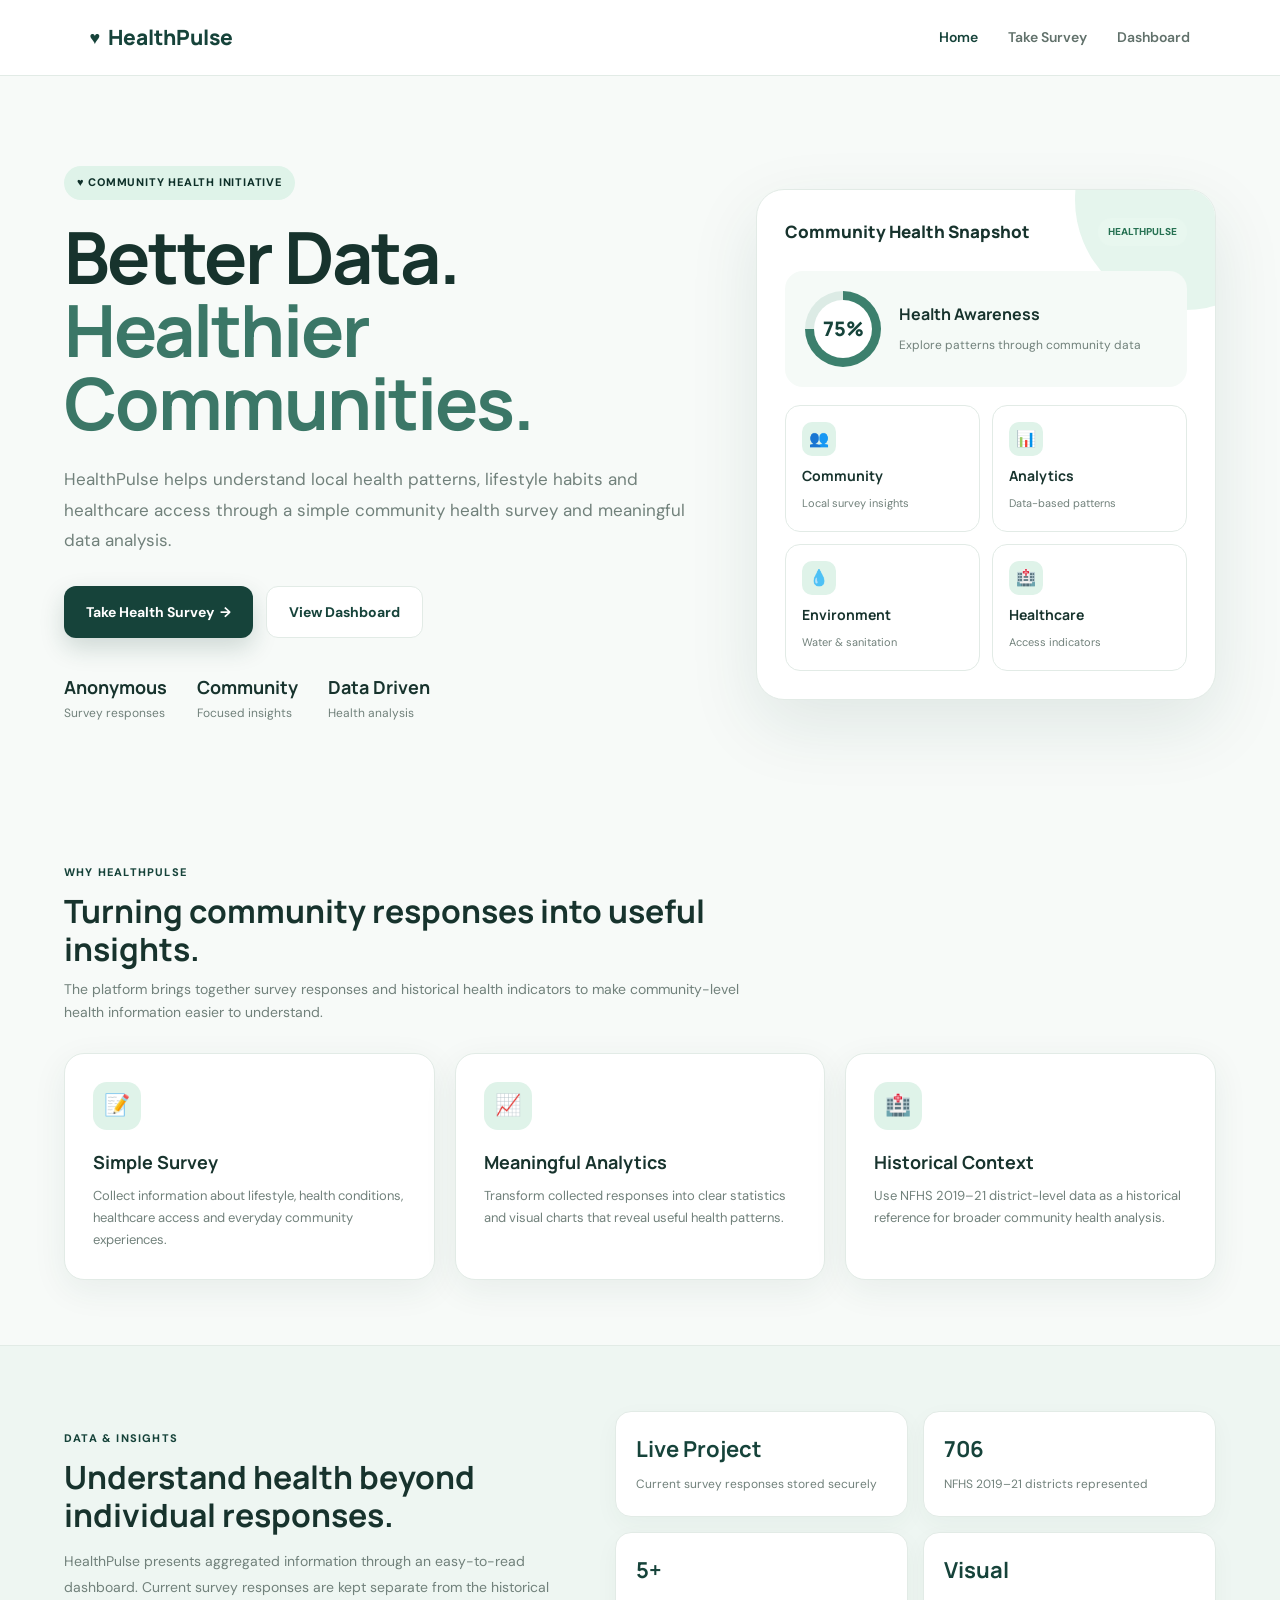
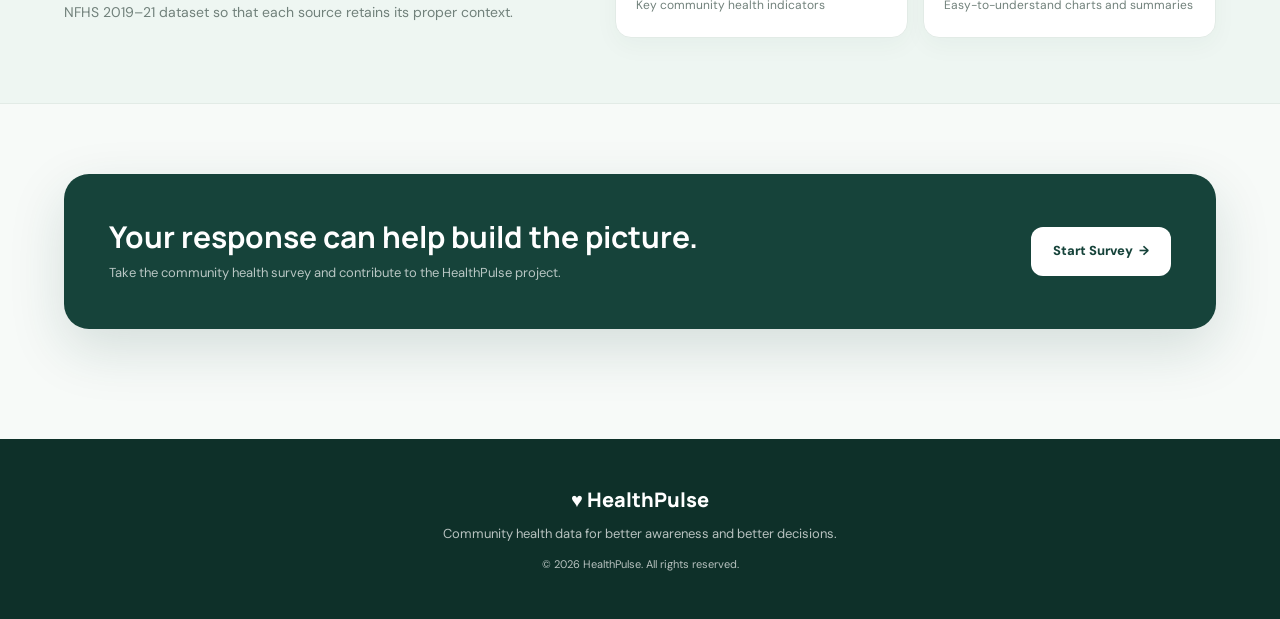
<file: frontend/index.html>
﻿<!DOCTYPE html>
<html lang="en">

<head>
    <meta charset="UTF-8">
    <meta name="viewport" content="width=device-width, initial-scale=1.0">

    <title>HealthPulse | Community Health Survey</title>

    <link rel="stylesheet" href="css/style.css">

    <style>
        /* ==========================================
           HEALTHPULSE HOME PAGE
        ========================================== */

        .home-page {
            min-height: calc(100vh - 76px);
        }

        .home-hero {
            width: min(1180px, 90%);
            margin: 0 auto;
            padding: 90px 0 70px;

            display: grid;
            grid-template-columns: 1.15fr 0.85fr;
            align-items: center;
            gap: 70px;
        }

        .hero-eyebrow {
            display: inline-flex;
            align-items: center;
            gap: 8px;

            padding: 8px 13px;
            border-radius: 30px;

            background: var(--accent);
            color: var(--primary-dark);

            font-size: 11px;
            font-weight: 800;
            letter-spacing: 0.8px;
            text-transform: uppercase;

            margin-bottom: 20px;
        }

        .home-hero h1 {
            font-family: "Manrope", sans-serif;
            font-size: clamp(46px, 6vw, 72px);
            line-height: 1.02;
            letter-spacing: -2px;
            color: var(--text);
            margin-bottom: 24px;
        }

        .home-hero h1 span {
            color: #3b7767;
        }

        .hero-description {
            max-width: 650px;
            color: var(--muted);
            font-size: 17px;
            line-height: 1.8;
            margin-bottom: 30px;
        }

        .hero-buttons {
            display: flex;
            gap: 13px;
            flex-wrap: wrap;
            margin-bottom: 35px;
        }

        .hero-main-btn {
            display: inline-flex;
            align-items: center;
            justify-content: center;

            padding: 14px 22px;
            border-radius: 12px;

            background: var(--primary);
            color: white;

            font-size: 14px;
            font-weight: 700;

            box-shadow: 0 10px 25px rgba(22, 67, 58, 0.18);

            transition: 0.2s ease;
        }

        .hero-main-btn:hover {
            background: var(--primary-dark);
            transform: translateY(-2px);
        }

        .hero-secondary-btn {
            display: inline-flex;
            align-items: center;
            justify-content: center;

            padding: 14px 22px;
            border-radius: 12px;

            background: white;
            color: var(--primary);

            border: 1px solid var(--border);

            font-size: 14px;
            font-weight: 700;

            transition: 0.2s ease;
        }

        .hero-secondary-btn:hover {
            border-color: #9fc8b8;
            background: #f4faf7;
        }

        .hero-trust {
            display: flex;
            gap: 30px;
            flex-wrap: wrap;
        }

        .hero-trust-item {
            display: flex;
            flex-direction: column;
            gap: 2px;
        }

        .hero-trust-item strong {
            font-family: "Manrope", sans-serif;
            color: var(--text);
            font-size: 18px;
        }

        .hero-trust-item span {
            color: var(--muted);
            font-size: 12px;
        }


        /* ==========================================
           HERO VISUAL
        ========================================== */

        .hero-visual {
            position: relative;
        }

        .health-panel {
            position: relative;

            background: white;
            border: 1px solid var(--border);
            border-radius: 28px;

            padding: 28px;

            box-shadow:
                0 25px 70px rgba(22, 67, 58, 0.10);

            overflow: hidden;
        }

        .health-panel::before {
            content: "";
            position: absolute;

            width: 220px;
            height: 220px;

            border-radius: 50%;

            background: #e5f5ed;

            top: -100px;
            right: -80px;
        }

        .health-panel-header {
            position: relative;
            display: flex;
            align-items: center;
            justify-content: space-between;

            margin-bottom: 25px;
        }

        .health-panel-title {
            font-family: "Manrope", sans-serif;
            font-weight: 800;
            color: var(--text);
            font-size: 17px;
        }

        .health-panel-status {
            padding: 6px 10px;
            border-radius: 20px;

            background: #e8f7ef;
            color: #267152;

            font-size: 10px;
            font-weight: 800;
        }

        .health-score {
            position: relative;

            display: flex;
            align-items: center;
            gap: 18px;

            padding: 20px;

            border-radius: 18px;

            background: #f5faf7;

            margin-bottom: 18px;
        }

        .score-circle {
            width: 76px;
            height: 76px;

            border-radius: 50%;

            display: grid;
            place-items: center;

            background:
                conic-gradient(
                    #3c806d 0deg 270deg,
                    #dcebe5 270deg 360deg
                );

            position: relative;
            flex-shrink: 0;
        }

        .score-circle::after {
            content: "";
            position: absolute;

            width: 58px;
            height: 58px;

            border-radius: 50%;

            background: white;
        }

        .score-number {
            position: relative;
            z-index: 2;

            font-family: "Manrope", sans-serif;
            font-size: 20px;
            font-weight: 800;

            color: var(--primary);
        }

        .score-text strong {
            display: block;

            font-family: "Manrope", sans-serif;
            font-size: 16px;

            color: var(--text);

            margin-bottom: 3px;
        }

        .score-text span {
            color: var(--muted);
            font-size: 12px;
        }

        .health-metrics {
            display: grid;
            grid-template-columns: repeat(2, 1fr);
            gap: 12px;
        }

        .health-metric {
            padding: 16px;

            border: 1px solid var(--border);
            border-radius: 15px;

            background: white;
        }

        .metric-icon {
            width: 34px;
            height: 34px;

            border-radius: 10px;

            background: var(--accent);

            display: grid;
            place-items: center;

            margin-bottom: 9px;

            font-size: 16px;
        }

        .health-metric strong {
            display: block;

            font-family: "Manrope", sans-serif;

            color: var(--text);
            font-size: 14px;

            margin-bottom: 2px;
        }

        .health-metric span {
            color: var(--muted);
            font-size: 11px;
        }


        /* ==========================================
           PURPOSE SECTION
        ========================================== */

        .home-section {
            width: min(1180px, 90%);
            margin: 0 auto;
            padding: 65px 0;
        }

        .section-heading {
            max-width: 680px;
            margin-bottom: 30px;
        }

        .section-heading-label {
            color: var(--primary);
            font-size: 11px;
            font-weight: 800;
            letter-spacing: 1.2px;
        }

        .section-heading h2 {
            font-family: "Manrope", sans-serif;
            font-size: 32px;
            line-height: 1.2;
            color: var(--text);
            margin: 8px 0 10px;
        }

        .section-heading p {
            color: var(--muted);
            font-size: 14px;
        }

        .home-cards {
            display: grid;
            grid-template-columns: repeat(3, 1fr);
            gap: 20px;
        }

        .home-card {
            background: white;

            border: 1px solid var(--border);
            border-radius: 20px;

            padding: 28px;

            box-shadow: var(--shadow);

            transition: 0.2s ease;
        }

        .home-card:hover {
            transform: translateY(-4px);
            box-shadow: 0 18px 45px rgba(22, 67, 58, 0.10);
        }

        .home-card-icon {
            width: 48px;
            height: 48px;

            border-radius: 14px;

            background: var(--accent);

            display: grid;
            place-items: center;

            font-size: 21px;

            margin-bottom: 18px;
        }

        .home-card h3 {
            font-family: "Manrope", sans-serif;
            color: var(--text);

            font-size: 18px;

            margin-bottom: 8px;
        }

        .home-card p {
            color: var(--muted);

            font-size: 13px;
            line-height: 1.7;
        }


        /* ==========================================
           DATA SECTION
        ========================================== */

        .data-section {
            background: #eef6f2;
            border-top: 1px solid var(--border);
            border-bottom: 1px solid var(--border);
        }

        .data-content {
            width: min(1180px, 90%);
            margin: 0 auto;

            padding: 65px 0;

            display: grid;
            grid-template-columns: 0.9fr 1.1fr;
            gap: 60px;
            align-items: center;
        }

        .data-content h2 {
            font-family: "Manrope", sans-serif;

            font-size: 32px;
            line-height: 1.2;

            color: var(--text);

            margin: 8px 0 15px;
        }

        .data-content p {
            color: var(--muted);
            font-size: 14px;
            line-height: 1.8;
        }

        .data-points {
            display: grid;
            grid-template-columns: repeat(2, 1fr);
            gap: 15px;
        }

        .data-point {
            background: white;

            border: 1px solid var(--border);
            border-radius: 16px;

            padding: 20px;

            box-shadow: 0 8px 25px rgba(22, 67, 58, 0.04);
        }

        .data-point strong {
            display: block;

            font-family: "Manrope", sans-serif;

            color: var(--primary);
            font-size: 22px;

            margin-bottom: 3px;
        }

        .data-point span {
            color: var(--muted);
            font-size: 12px;
        }


        /* ==========================================
           FINAL CTA
        ========================================== */

        .home-cta {
            width: min(1180px, 90%);
            margin: 0 auto;

            padding: 70px 0;
        }

        .cta-box {
            background: var(--primary);

            border-radius: 25px;

            padding: 45px;

            display: flex;
            align-items: center;
            justify-content: space-between;

            gap: 30px;

            box-shadow: 0 20px 55px rgba(22, 67, 58, 0.15);
        }

        .cta-box h2 {
            font-family: "Manrope", sans-serif;

            color: white;

            font-size: 30px;
            line-height: 1.2;

            margin-bottom: 8px;
        }

        .cta-box p {
            color: rgba(255,255,255,0.7);

            font-size: 13px;
        }

        .cta-button {
            display: inline-flex;
            align-items: center;
            justify-content: center;

            white-space: nowrap;

            padding: 14px 22px;

            border-radius: 12px;

            background: white;
            color: var(--primary);

            font-weight: 800;
            font-size: 13px;

            transition: 0.2s ease;
        }

        .cta-button:hover {
            transform: translateY(-2px);
            background: #f1faf6;
        }


        /* ==========================================
           HOME RESPONSIVE
        ========================================== */

        @media (max-width: 900px) {

            .home-hero {
                grid-template-columns: 1fr;
                gap: 45px;
                padding-top: 65px;
            }

            .hero-visual {
                max-width: 620px;
            }

            .data-content {
                grid-template-columns: 1fr;
                gap: 35px;
            }

            .home-cards {
                grid-template-columns: repeat(2, 1fr);
            }

            .cta-box {
                flex-direction: column;
                align-items: flex-start;
            }
        }

        @media (max-width: 650px) {

            .home-hero {
                width: 92%;
            }

            .home-hero h1 {
                font-size: 44px;
                letter-spacing: -1px;
            }

            .hero-description {
                font-size: 15px;
            }

            .home-section,
            .data-content,
            .home-cta {
                width: 92%;
            }

            .home-cards {
                grid-template-columns: 1fr;
            }

            .data-points {
                grid-template-columns: 1fr;
            }

            .health-metrics {
                grid-template-columns: 1fr;
            }

            .cta-box {
                padding: 30px;
            }

            .cta-box h2 {
                font-size: 25px;
            }
        }
    </style>
</head>


<body>

    <!-- ==========================================
         NAVBAR
    ========================================== -->

    <nav class="navbar">

        <a href="index.html" class="logo">
            <span class="logo-icon">♥</span>
            HealthPulse
        </a>

        <div class="nav-links">

            <a href="index.html" class="active">
                Home
            </a>

            <a href="survey.html">
                Take Survey
            </a>

            <a href="dashboard.html">
                Dashboard
            </a>

        </div>

    </nav>


    <main class="home-page">


        <!-- ==========================================
             HERO
        ========================================== -->

        <section class="home-hero">

            <div class="hero-content">

                <div class="hero-eyebrow">
                    ♥ Community Health Initiative
                </div>

                <h1>
                    Better Data.<br>
                    <span>Healthier Communities.</span>
                </h1>

                <p class="hero-description">
                    HealthPulse helps understand local health patterns,
                    lifestyle habits and healthcare access through a
                    simple community health survey and meaningful data
                    analysis.
                </p>


                <div class="hero-buttons">

                    <a href="survey.html" class="hero-main-btn">
                        Take Health Survey&nbsp; →
                    </a>

                    <a href="dashboard.html" class="hero-secondary-btn">
                        View Dashboard
                    </a>

                </div>


                <div class="hero-trust">

                    <div class="hero-trust-item">
                        <strong>Anonymous</strong>
                        <span>Survey responses</span>
                    </div>

                    <div class="hero-trust-item">
                        <strong>Community</strong>
                        <span>Focused insights</span>
                    </div>

                    <div class="hero-trust-item">
                        <strong>Data Driven</strong>
                        <span>Health analysis</span>
                    </div>

                </div>

            </div>


            <!-- HERO VISUAL -->

            <div class="hero-visual">

                <div class="health-panel">

                    <div class="health-panel-header">

                        <div class="health-panel-title">
                            Community Health Snapshot
                        </div>

                        <div class="health-panel-status">
                            HEALTHPULSE
                        </div>

                    </div>


                    <div class="health-score">

                        <div class="score-circle">
                            <span class="score-number">75%</span>
                        </div>

                        <div class="score-text">

                            <strong>Health Awareness</strong>

                            <span>
                                Explore patterns through community data
                            </span>

                        </div>

                    </div>


                    <div class="health-metrics">

                        <div class="health-metric">

                            <div class="metric-icon">
                                👥
                            </div>

                            <strong>Community</strong>

                            <span>
                                Local survey insights
                            </span>

                        </div>


                        <div class="health-metric">

                            <div class="metric-icon">
                                📊
                            </div>

                            <strong>Analytics</strong>

                            <span>
                                Data-based patterns
                            </span>

                        </div>


                        <div class="health-metric">

                            <div class="metric-icon">
                                💧
                            </div>

                            <strong>Environment</strong>

                            <span>
                                Water & sanitation
                            </span>

                        </div>


                        <div class="health-metric">

                            <div class="metric-icon">
                                🏥
                            </div>

                            <strong>Healthcare</strong>

                            <span>
                                Access indicators
                            </span>

                        </div>

                    </div>

                </div>

            </div>

        </section>


        <!-- ==========================================
             PURPOSE
        ========================================== -->

        <section class="home-section">

            <div class="section-heading">

                <span class="section-heading-label">
                    WHY HEALTHPULSE
                </span>

                <h2>
                    Turning community responses into useful insights.
                </h2>

                <p>
                    The platform brings together survey responses and
                    historical health indicators to make community-level
                    health information easier to understand.
                </p>

            </div>


            <div class="home-cards">

                <div class="home-card">

                    <div class="home-card-icon">
                        📝
                    </div>

                    <h3>
                        Simple Survey
                    </h3>

                    <p>
                        Collect information about lifestyle, health
                        conditions, healthcare access and everyday
                        community experiences.
                    </p>

                </div>


                <div class="home-card">

                    <div class="home-card-icon">
                        📈
                    </div>

                    <h3>
                        Meaningful Analytics
                    </h3>

                    <p>
                        Transform collected responses into clear
                        statistics and visual charts that reveal
                        useful health patterns.
                    </p>

                </div>


                <div class="home-card">

                    <div class="home-card-icon">
                        🏥
                    </div>

                    <h3>
                        Historical Context
                    </h3>

                    <p>
                        Use NFHS 2019–21 district-level data as a
                        historical reference for broader community
                        health analysis.
                    </p>

                </div>

            </div>

        </section>


        <!-- ==========================================
             DATA SECTION
        ========================================== -->

        <section class="data-section">

            <div class="data-content">

                <div>

                    <span class="section-heading-label">
                        DATA & INSIGHTS
                    </span>

                    <h2>
                        Understand health beyond individual responses.
                    </h2>

                    <p>
                        HealthPulse presents aggregated information
                        through an easy-to-read dashboard. Current
                        survey responses are kept separate from the
                        historical NFHS 2019–21 dataset so that each
                        source retains its proper context.
                    </p>

                </div>


                <div class="data-points">

                    <div class="data-point">

                        <strong>Live Project</strong>

                        <span>
                            Current survey responses stored securely
                        </span>

                    </div>


                    <div class="data-point">

                        <strong>706</strong>

                        <span>
                            NFHS 2019–21 districts represented
                        </span>

                    </div>


                    <div class="data-point">

                        <strong>5+</strong>

                        <span>
                            Key community health indicators
                        </span>

                    </div>


                    <div class="data-point">

                        <strong>Visual</strong>

                        <span>
                            Easy-to-understand charts and summaries
                        </span>

                    </div>

                </div>

            </div>

        </section>


        <!-- ==========================================
             CTA
        ========================================== -->

        <section class="home-cta">

            <div class="cta-box">

                <div>

                    <h2>
                        Your response can help build the picture.
                    </h2>

                    <p>
                        Take the community health survey and contribute
                        to the HealthPulse project.
                    </p>

                </div>

                <a href="survey.html" class="cta-button">
                    Start Survey&nbsp; →
                </a>

            </div>

        </section>

    </main>


    <!-- ==========================================
         FOOTER
    ========================================== -->

    <footer class="footer">

        <div class="footer-logo">
            ♥ HealthPulse
        </div>

        <p>
            Community health data for better awareness and better decisions.
        </p>

        <p class="footer-copy">
            © 2026 HealthPulse. All rights reserved.
        </p>

    </footer>


</body>

</html>
</file>
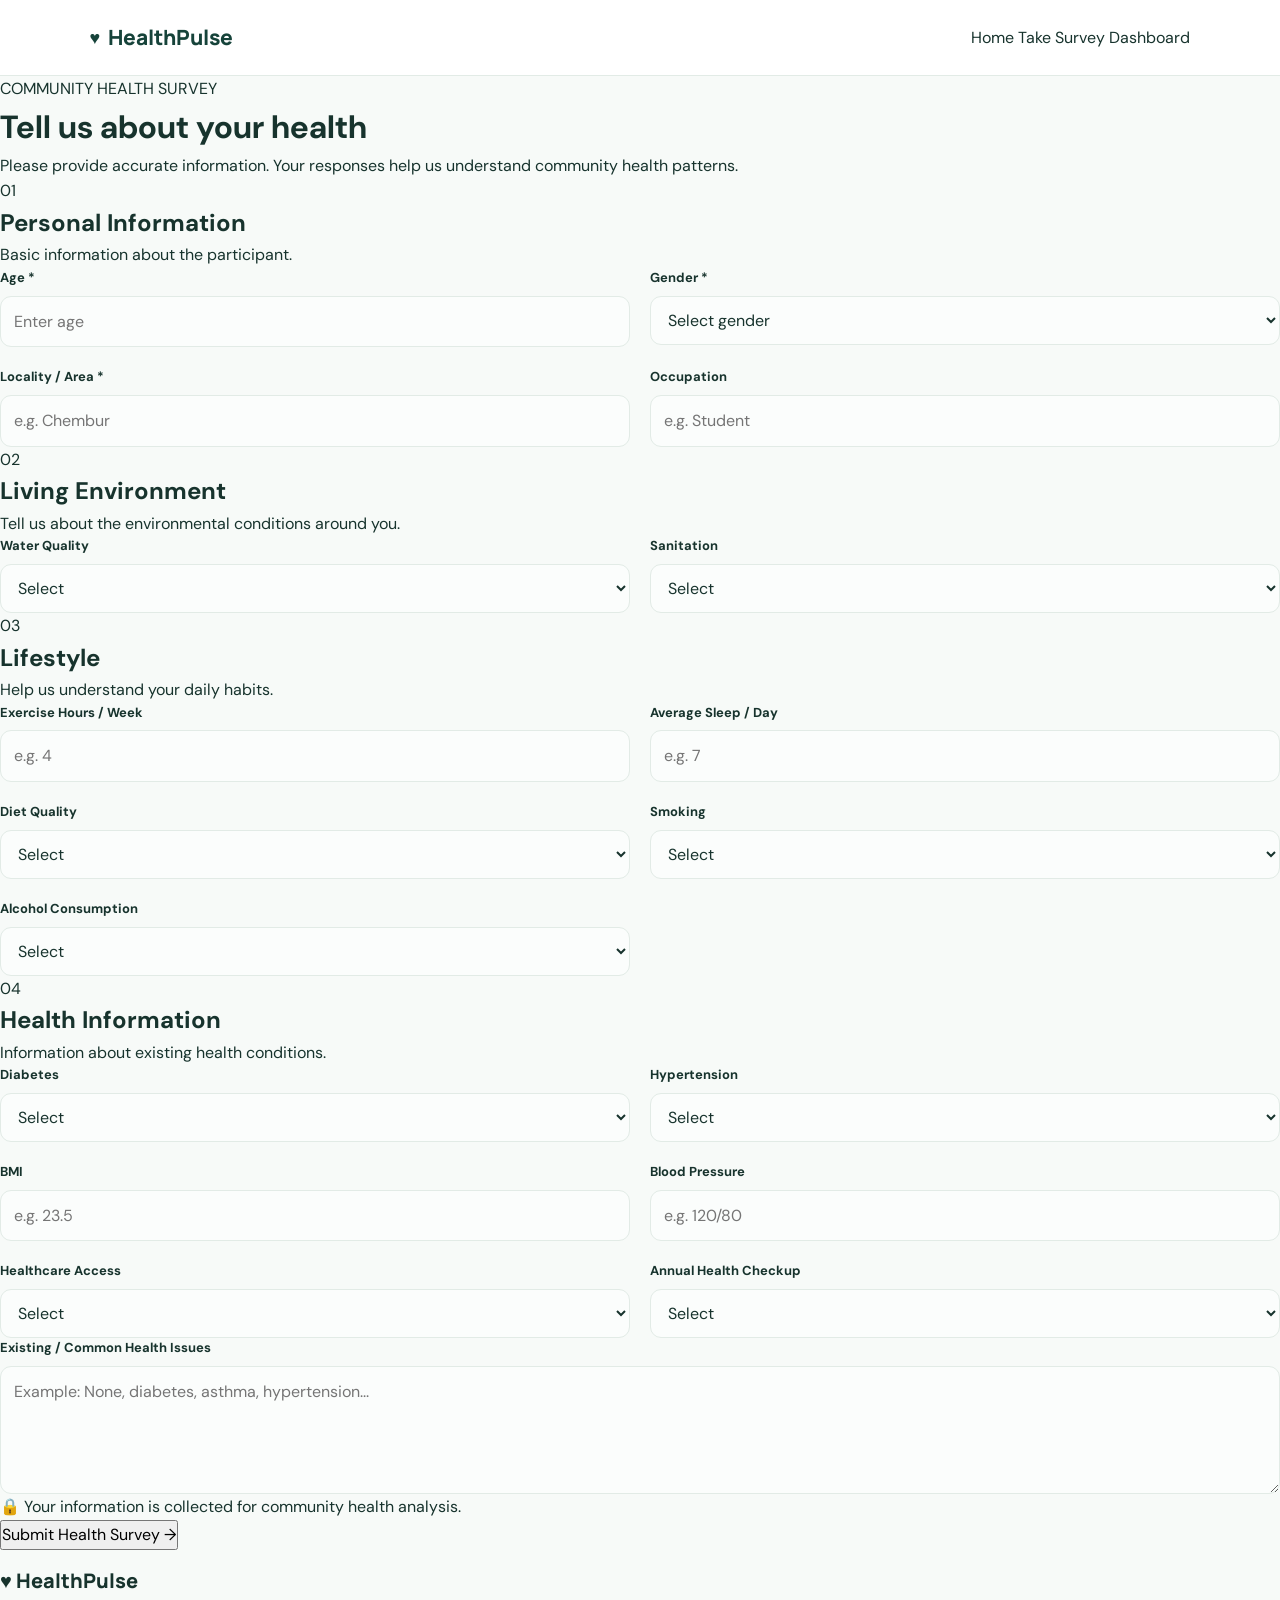
<file: frontend/survey.html>
<!DOCTYPE html>
<html lang="en">

<head>
    <meta charset="UTF-8">
    <meta name="viewport" content="width=device-width, initial-scale=1.0">

    <title>Health Survey | HealthPulse</title>

    <link rel="stylesheet" href="css/style.css">
</head>

<body>

<header class="navbar">

    <a href="/" class="logo">
        <span class="logo-icon">♥</span>
        HealthPulse
    </a>

    <nav>
        <a href="/">Home</a>
        <a href="survey.html">Take Survey</a>
        <a href="dashboard.html">Dashboard</a>
    </nav>

</header>


<main class="survey-page">

    <div class="survey-header">

        <span>COMMUNITY HEALTH SURVEY</span>

        <h1>Tell us about your health</h1>

        <p>
            Please provide accurate information. Your responses help
            us understand community health patterns.
        </p>

    </div>


    <form id="healthSurveyForm" class="survey-form">

        <!-- PERSONAL INFORMATION -->

        <section class="form-section">

            <div class="form-section-title">
                <span>01</span>
                <div>
                    <h2>Personal Information</h2>
                    <p>Basic information about the participant.</p>
                </div>
            </div>


            <div class="form-grid">

                <div class="form-group">

                    <label for="age">
                        Age <span>*</span>
                    </label>

                    <input
                        type="number"
                        id="age"
                        name="age"
                        min="1"
                        max="120"
                        required
                        placeholder="Enter age"
                    >

                </div>


                <div class="form-group">

                    <label for="gender">
                        Gender <span>*</span>
                    </label>

                    <select id="gender" name="gender" required>

                        <option value="">Select gender</option>

                        <option value="Male">Male</option>

                        <option value="Female">Female</option>

                        <option value="Other">Other</option>

                        <option value="Prefer not to say">
                            Prefer not to say
                        </option>

                    </select>

                </div>


                <div class="form-group">

                    <label for="area">
                        Locality / Area <span>*</span>
                    </label>

                    <input
                        type="text"
                        id="area"
                        name="area"
                        required
                        placeholder="e.g. Chembur"
                    >

                </div>


                <div class="form-group">

                    <label for="occupation">
                        Occupation
                    </label>

                    <input
                        type="text"
                        id="occupation"
                        name="occupation"
                        placeholder="e.g. Student"
                    >

                </div>

            </div>

        </section>


        <!-- ENVIRONMENT -->

        <section class="form-section">

            <div class="form-section-title">

                <span>02</span>

                <div>

                    <h2>Living Environment</h2>

                    <p>
                        Tell us about the environmental conditions
                        around you.
                    </p>

                </div>

            </div>


            <div class="form-grid">

                <div class="form-group">

                    <label for="water_quality">
                        Water Quality
                    </label>

                    <select id="water_quality" name="water_quality">

                        <option value="">Select</option>

                        <option value="Good">Good</option>

                        <option value="Average">Average</option>

                        <option value="Poor">Poor</option>

                    </select>

                </div>


                <div class="form-group">

                    <label for="sanitation">
                        Sanitation
                    </label>

                    <select id="sanitation" name="sanitation">

                        <option value="">Select</option>

                        <option value="Good">Good</option>

                        <option value="Average">Average</option>

                        <option value="Poor">Poor</option>

                    </select>

                </div>

            </div>

        </section>


        <!-- LIFESTYLE -->

        <section class="form-section">

            <div class="form-section-title">

                <span>03</span>

                <div>

                    <h2>Lifestyle</h2>

                    <p>
                        Help us understand your daily habits.
                    </p>

                </div>

            </div>


            <div class="form-grid">

                <div class="form-group">

                    <label for="exercise_hours">
                        Exercise Hours / Week
                    </label>

                    <input
                        type="number"
                        id="exercise_hours"
                        name="exercise_hours"
                        min="0"
                        max="100"
                        step="0.5"
                        placeholder="e.g. 4"
                    >

                </div>


                <div class="form-group">

                    <label for="sleep_hours">
                        Average Sleep / Day
                    </label>

                    <input
                        type="number"
                        id="sleep_hours"
                        name="sleep_hours"
                        min="0"
                        max="24"
                        step="0.5"
                        placeholder="e.g. 7"
                    >

                </div>


                <div class="form-group">

                    <label for="diet_quality">
                        Diet Quality
                    </label>

                    <select id="diet_quality" name="diet_quality">

                        <option value="">Select</option>

                        <option value="Healthy">Healthy</option>

                        <option value="Average">Average</option>

                        <option value="Poor">Poor</option>

                    </select>

                </div>


                <div class="form-group">

                    <label for="smoking">
                        Smoking
                    </label>

                    <select id="smoking" name="smoking">

                        <option value="">Select</option>

                        <option value="No">No</option>

                        <option value="Occasionally">
                            Occasionally
                        </option>

                        <option value="Yes">Yes</option>

                    </select>

                </div>


                <div class="form-group">

                    <label for="alcohol_consumption">
                        Alcohol Consumption
                    </label>

                    <select
                        id="alcohol_consumption"
                        name="alcohol_consumption"
                    >

                        <option value="">Select</option>

                        <option value="No">No</option>

                        <option value="Occasionally">
                            Occasionally
                        </option>

                        <option value="Yes">Yes</option>

                    </select>

                </div>

            </div>

        </section>


        <!-- HEALTH CONDITIONS -->

        <section class="form-section">

            <div class="form-section-title">

                <span>04</span>

                <div>

                    <h2>Health Information</h2>

                    <p>
                        Information about existing health conditions.
                    </p>

                </div>

            </div>


            <div class="form-grid">

                <div class="form-group">

                    <label for="diabetes">
                        Diabetes
                    </label>

                    <select id="diabetes" name="diabetes">

                        <option value="">Select</option>

                        <option value="No">No</option>

                        <option value="Yes">Yes</option>

                    </select>

                </div>


                <div class="form-group">

                    <label for="hypertension">
                        Hypertension
                    </label>

                    <select id="hypertension" name="hypertension">

                        <option value="">Select</option>

                        <option value="No">No</option>

                        <option value="Yes">Yes</option>

                    </select>

                </div>


                <div class="form-group">

                    <label for="bmi">
                        BMI
                    </label>

                    <input
                        type="number"
                        id="bmi"
                        name="bmi"
                        min="10"
                        max="70"
                        step="0.1"
                        placeholder="e.g. 23.5"
                    >

                </div>


                <div class="form-group">

                    <label for="blood_pressure">
                        Blood Pressure
                    </label>

                    <input
                        type="text"
                        id="blood_pressure"
                        name="blood_pressure"
                        placeholder="e.g. 120/80"
                    >

                </div>


                <div class="form-group">

                    <label for="healthcare_access">
                        Healthcare Access
                    </label>

                    <select
                        id="healthcare_access"
                        name="healthcare_access"
                    >

                        <option value="">Select</option>

                        <option value="Easy">Easy</option>

                        <option value="Moderate">Moderate</option>

                        <option value="Difficult">Difficult</option>

                    </select>

                </div>


                <div class="form-group">

                    <label for="annual_checkup">
                        Annual Health Checkup
                    </label>

                    <select
                        id="annual_checkup"
                        name="annual_checkup"
                    >

                        <option value="">Select</option>

                        <option value="Yes">Yes</option>

                        <option value="No">No</option>

                    </select>

                </div>

            </div>


            <div class="form-group full-width">

                <label for="health_issue">
                    Existing / Common Health Issues
                </label>

                <textarea
                    id="health_issue"
                    name="health_issue"
                    rows="4"
                    placeholder="Example: None, diabetes, asthma, hypertension..."
                ></textarea>

            </div>

        </section>


        <!-- SUBMIT -->

        <div class="submit-area">

            <p>
                🔒 Your information is collected for community
                health analysis.
            </p>

            <button
                type="submit"
                class="primary-button submit-button"
            >
                Submit Health Survey →
            </button>

        </div>


        <div id="formMessage" class="form-message"></div>

    </form>

</main>


<footer>

    <div class="footer-logo">
        ♥ HealthPulse
    </div>

    <p>
        Local Health Survey & Community Analytics Platform
    </p>

</footer>


<script src="js/survey.js"></script>

</body>
</html>
</file>
<file: frontend/css/style.css>
﻿/* ==========================================
   HEALTHPULSE - GLOBAL STYLES
========================================== */

@import url('https://fonts.googleapis.com/css2?family=Manrope:wght@400;500;600;700;800&family=DM+Sans:wght@400;500;600;700&display=swap');

:root {
    --primary: #16433a;
    --primary-dark: #0e3029;
    --accent: #dff3e9;
    --accent-strong: #bde5d3;
    --background: #f7faf8;
    --surface: #ffffff;
    --text: #17332d;
    --muted: #71817b;
    --border: #e2ebe6;
    --danger: #d9534f;
    --warning: #d99a27;
    --shadow: 0 10px 35px rgba(22, 67, 58, 0.07);
}

* {
    box-sizing: border-box;
    margin: 0;
    padding: 0;
}

html {
    scroll-behavior: smooth;
}

body {
    font-family: "DM Sans", Arial, sans-serif;
    background: var(--background);
    color: var(--text);
    line-height: 1.6;
}

a {
    color: inherit;
    text-decoration: none;
}

button,
input,
select,
textarea {
    font: inherit;
}

button {
    cursor: pointer;
}


/* ==========================================
   NAVBAR
========================================== */

.navbar {
    width: 100%;
    min-height: 76px;
    padding: 0 7%;
    background: rgba(255, 255, 255, 0.96);
    border-bottom: 1px solid var(--border);
    display: flex;
    align-items: center;
    justify-content: space-between;
    position: sticky;
    top: 0;
    z-index: 1000;
    backdrop-filter: blur(12px);
}

.logo {
    display: flex;
    align-items: center;
    gap: 8px;
    font-family: "Manrope", sans-serif;
    font-size: 21px;
    font-weight: 800;
    color: var(--primary);
}

.logo-icon {
    font-size: 18px;
}

.nav-links {
    display: flex;
    align-items: center;
    gap: 30px;
}

.nav-links a {
    color: #61716b;
    font-size: 14px;
    font-weight: 600;
    transition: 0.2s ease;
}

.nav-links a:hover,
.nav-links a.active {
    color: var(--primary);
}


/* ==========================================
   GENERAL BUTTONS
========================================== */

.btn {
    border: none;
    border-radius: 12px;
    padding: 12px 18px;
    font-weight: 700;
    transition: 0.2s ease;
}

.btn-primary {
    background: var(--primary);
    color: white;
    box-shadow: 0 8px 20px rgba(22, 67, 58, 0.16);
}

.btn-primary:hover {
    background: var(--primary-dark);
    transform: translateY(-1px);
}


/* ==========================================
   DASHBOARD PAGE
========================================== */

.dashboard-page {
    width: min(1180px, 90%);
    margin: 0 auto;
    padding: 55px 0 70px;
}

.dashboard-header {
    display: flex;
    justify-content: space-between;
    align-items: flex-end;
    gap: 30px;
    margin-bottom: 45px;
}

.dashboard-label {
    display: inline-block;
    color: var(--primary);
    font-size: 11px;
    font-weight: 800;
    letter-spacing: 1.4px;
    margin-bottom: 10px;
}

.dashboard-header h1 {
    font-family: "Manrope", sans-serif;
    font-size: clamp(34px, 5vw, 48px);
    line-height: 1.1;
    margin-bottom: 13px;
    color: var(--text);
}

.dashboard-header p {
    max-width: 720px;
    color: var(--muted);
    font-size: 15px;
}


/* ==========================================
   DATA SOURCE HEADINGS
========================================== */

.data-source-heading {
    margin: 45px 0 22px;
}

.data-source-heading h2 {
    margin: 10px 0 6px;
    font-family: "Manrope", sans-serif;
    font-size: 26px;
    color: var(--text);
}

.data-source-heading p {
    margin: 0;
    color: var(--muted);
    font-size: 14px;
    line-height: 1.6;
}

.source-badge {
    display: inline-block;
    padding: 7px 12px;
    border-radius: 20px;
    font-size: 10px;
    font-weight: 800;
    letter-spacing: 0.8px;
}

.current-badge {
    background: var(--accent);
    color: var(--primary-dark);
}

.historical-badge {
    background: #eef2ff;
    color: #3949ab;
}

.nfhs-heading {
    margin-top: 60px;
}


/* ==========================================
   STATISTICS
========================================== */

.stats-grid {
    display: grid;
    grid-template-columns: repeat(4, 1fr);
    gap: 18px;
    margin-bottom: 25px;
}

.stat-card {
    background: var(--surface);
    border: 1px solid var(--border);
    border-radius: 18px;
    padding: 24px;
    display: flex;
    align-items: center;
    gap: 16px;
    box-shadow: var(--shadow);
    transition: 0.2s ease;
}

.stat-card:hover,
.nfhs-card:hover,
.dashboard-card:hover {
    transform: translateY(-2px);
    box-shadow: 0 15px 40px rgba(22, 67, 58, 0.09);
}

.stat-icon {
    width: 50px;
    height: 50px;
    border-radius: 14px;
    background: var(--accent);
    display: grid;
    place-items: center;
    font-size: 22px;
    flex-shrink: 0;
}

.stat-card p {
    margin: 0 0 5px;
    color: var(--muted);
    font-size: 13px;
    font-weight: 600;
}

.stat-card h2 {
    margin: 0;
    font-family: "Manrope", sans-serif;
    font-size: 27px;
    color: var(--text);
}


/* ==========================================
   DASHBOARD CARDS
========================================== */

.dashboard-charts {
    display: grid;
    grid-template-columns: repeat(2, 1fr);
    gap: 22px;
}

.dashboard-card {
    background: var(--surface);
    border: 1px solid var(--border);
    border-radius: 20px;
    padding: 30px;
    box-shadow: var(--shadow);
    transition: 0.2s ease;
}

.full-chart {
    grid-column: 1 / -1;
}

.card-heading {
    margin-bottom: 25px;
}

.card-heading h2 {
    font-family: "Manrope", sans-serif;
    font-size: 20px;
    margin-bottom: 5px;
    color: var(--text);
}

.card-heading p {
    color: var(--muted);
    font-size: 13px;
    margin: 0;
}


/* ==========================================
   CHARTS
========================================== */

.chart-container {
    position: relative;
    height: 300px;
}

.small-chart {
    height: 280px;
}


/* ==========================================
   NFHS STATISTICS
========================================== */

.nfhs-stats-grid {
    display: grid;
    grid-template-columns: repeat(3, 1fr);
    gap: 18px;
    margin-bottom: 22px;
}

.nfhs-card {
    background: var(--surface);
    border: 1px solid var(--border);
    border-radius: 18px;
    padding: 22px;
    display: flex;
    align-items: center;
    gap: 15px;
    box-shadow: var(--shadow);
    transition: 0.2s ease;
}

.nfhs-card-icon {
    width: 46px;
    height: 46px;
    border-radius: 13px;
    background: #eef2ff;
    display: grid;
    place-items: center;
    font-size: 21px;
    flex-shrink: 0;
}

.nfhs-card p {
    margin: 0 0 5px;
    color: var(--muted);
    font-size: 12px;
    font-weight: 700;
}

.nfhs-card h2 {
    margin: 0 0 3px;
    font-family: "Manrope", sans-serif;
    font-size: 25px;
    color: var(--text);
}

.nfhs-card span {
    color: var(--muted);
    font-size: 11px;
}


/* ==========================================
   NFHS CHART
========================================== */

.nfhs-comparison-card {
    margin-top: 22px;
}

.nfhs-chart {
    height: 360px;
}

.nfhs-message {
    margin-top: 15px;
    color: var(--muted);
    font-size: 12px;
    text-align: center;
}


/* ==========================================
   TABLE
========================================== */

.table-card {
    margin-top: 22px;
}

.table-message {
    margin: 0 0 15px;
    color: var(--muted);
    font-size: 13px;
}

.table-wrapper {
    width: 100%;
    overflow-x: auto;
    border: 1px solid var(--border);
    border-radius: 15px;
}

table {
    width: 100%;
    border-collapse: collapse;
    min-width: 760px;
    background: white;
}

th {
    background: #f1f6f3;
    color: var(--primary);
    text-align: left;
    padding: 14px 15px;
    font-size: 12px;
    font-weight: 800;
    white-space: nowrap;
}

td {
    padding: 14px 15px;
    border-top: 1px solid var(--border);
    color: #43544e;
    font-size: 13px;
}

tbody tr:hover {
    background: #fafdfb;
}

.status-badge {
    display: inline-block;
    padding: 5px 9px;
    border-radius: 20px;
    background: var(--accent);
    color: var(--primary-dark);
    font-size: 11px;
    font-weight: 700;
}


/* ==========================================
   DASHBOARD NOTE
========================================== */

.dashboard-note {
    margin-top: 25px;
    padding: 18px 20px;
    background: #f0f6f3;
    border: 1px solid var(--border);
    border-radius: 14px;
    color: var(--muted);
    font-size: 12px;
    line-height: 1.7;
}

.dashboard-note strong {
    color: var(--primary);
}


/* ==========================================
   FOOTER
========================================== */

.footer {
    margin-top: 40px;
    padding: 45px 7%;
    background: var(--primary-dark);
    color: white;
    text-align: center;
}

.footer-logo {
    font-family: "Manrope", sans-serif;
    font-size: 20px;
    font-weight: 800;
    margin-bottom: 8px;
}

.footer p {
    color: rgba(255, 255, 255, 0.7);
    font-size: 13px;
}

.footer-copy {
    margin-top: 12px;
    font-size: 11px !important;
}


/* ==========================================
   FORM / SURVEY PAGE
========================================== */

.form-page {
    width: min(900px, 90%);
    margin: 0 auto;
    padding: 55px 0 70px;
}

.form-header {
    margin-bottom: 30px;
}

.form-header h1 {
    font-family: "Manrope", sans-serif;
    font-size: 38px;
    color: var(--text);
    margin-bottom: 10px;
}

.form-header p {
    color: var(--muted);
}

.form-card {
    background: white;
    border: 1px solid var(--border);
    border-radius: 22px;
    padding: 32px;
    box-shadow: var(--shadow);
}

.form-grid {
    display: grid;
    grid-template-columns: repeat(2, 1fr);
    gap: 20px;
}

.form-group {
    display: flex;
    flex-direction: column;
    gap: 7px;
}

.form-group.full-width {
    grid-column: 1 / -1;
}

.form-group label {
    font-size: 13px;
    font-weight: 700;
    color: var(--text);
}

.form-group input,
.form-group select,
.form-group textarea {
    width: 100%;
    border: 1px solid var(--border);
    border-radius: 11px;
    padding: 12px 13px;
    background: #fbfdfc;
    color: var(--text);
    outline: none;
    transition: 0.2s ease;
}

.form-group input:focus,
.form-group select:focus,
.form-group textarea:focus {
    border-color: #8ebdac;
    box-shadow: 0 0 0 3px rgba(142, 189, 172, 0.15);
}

.form-group textarea {
    min-height: 110px;
    resize: vertical;
}

.form-submit {
    margin-top: 25px;
}

.form-message {
    margin-top: 15px;
    font-size: 13px;
    font-weight: 600;
}


/* ==========================================
   LANDING PAGE
========================================== */

.hero {
    width: min(1180px, 90%);
    margin: 0 auto;
    padding: 90px 0;
}

.hero h1 {
    font-family: "Manrope", sans-serif;
    font-size: clamp(42px, 6vw, 70px);
    line-height: 1.05;
    color: var(--text);
    max-width: 850px;
}

.hero p {
    max-width: 650px;
    margin: 22px 0 30px;
    color: var(--muted);
    font-size: 17px;
}

.hero-actions {
    display: flex;
    gap: 12px;
    flex-wrap: wrap;
}

.features,
.purpose-grid,
.cards-grid {
    width: min(1180px, 90%);
    margin: 0 auto;
    padding: 50px 0;
    display: grid;
    grid-template-columns: repeat(3, 1fr);
    gap: 22px;
}

.feature-card,
.purpose-card {
    background: white;
    border: 1px solid var(--border);
    border-radius: 20px;
    padding: 28px;
    box-shadow: var(--shadow);
}

.feature-card h3,
.purpose-card h3 {
    font-family: "Manrope", sans-serif;
    margin-bottom: 8px;
}

.feature-card p,
.purpose-card p {
    color: var(--muted);
    font-size: 14px;
}


/* ==========================================
   NFHS RESPONSIVE
========================================== */

@media (max-width: 1000px) {

    .stats-grid {
        grid-template-columns: repeat(2, 1fr);
    }

    .nfhs-stats-grid {
        grid-template-columns: repeat(2, 1fr);
    }

    .features,
    .purpose-grid,
    .cards-grid {
        grid-template-columns: repeat(2, 1fr);
    }
}


@media (max-width: 700px) {

    .navbar {
        padding: 0 5%;
        min-height: 68px;
    }

    .nav-links {
        gap: 14px;
    }

    .nav-links a {
        font-size: 12px;
    }

    .dashboard-page,
    .form-page,
    .hero,
    .features,
    .purpose-grid,
    .cards-grid {
        width: 92%;
    }

    .dashboard-page {
        padding-top: 35px;
    }

    .dashboard-header {
        flex-direction: column;
        align-items: flex-start;
    }

    .dashboard-header h1 {
        font-size: 35px;
    }

    .stats-grid {
        grid-template-columns: 1fr;
    }

    .nfhs-stats-grid {
        grid-template-columns: 1fr;
    }

    .dashboard-charts {
        grid-template-columns: 1fr;
    }

    .full-chart {
        grid-column: auto;
    }

    .dashboard-card {
        padding: 22px;
    }

    .chart-container {
        height: 260px;
    }

    .nfhs-chart {
        height: 300px;
    }

    .data-source-heading h2 {
        font-size: 22px;
    }

    .nfhs-card {
        padding: 20px;
    }

    .form-grid {
        grid-template-columns: 1fr;
    }

    .form-group.full-width {
        grid-column: auto;
    }

    .form-card {
        padding: 22px;
    }

    .features,
    .purpose-grid,
    .cards-grid {
        grid-template-columns: 1fr;
    }

    .hero {
        padding: 60px 0;
    }

    .hero h1 {
        font-size: 42px;
    }
}
</file>
